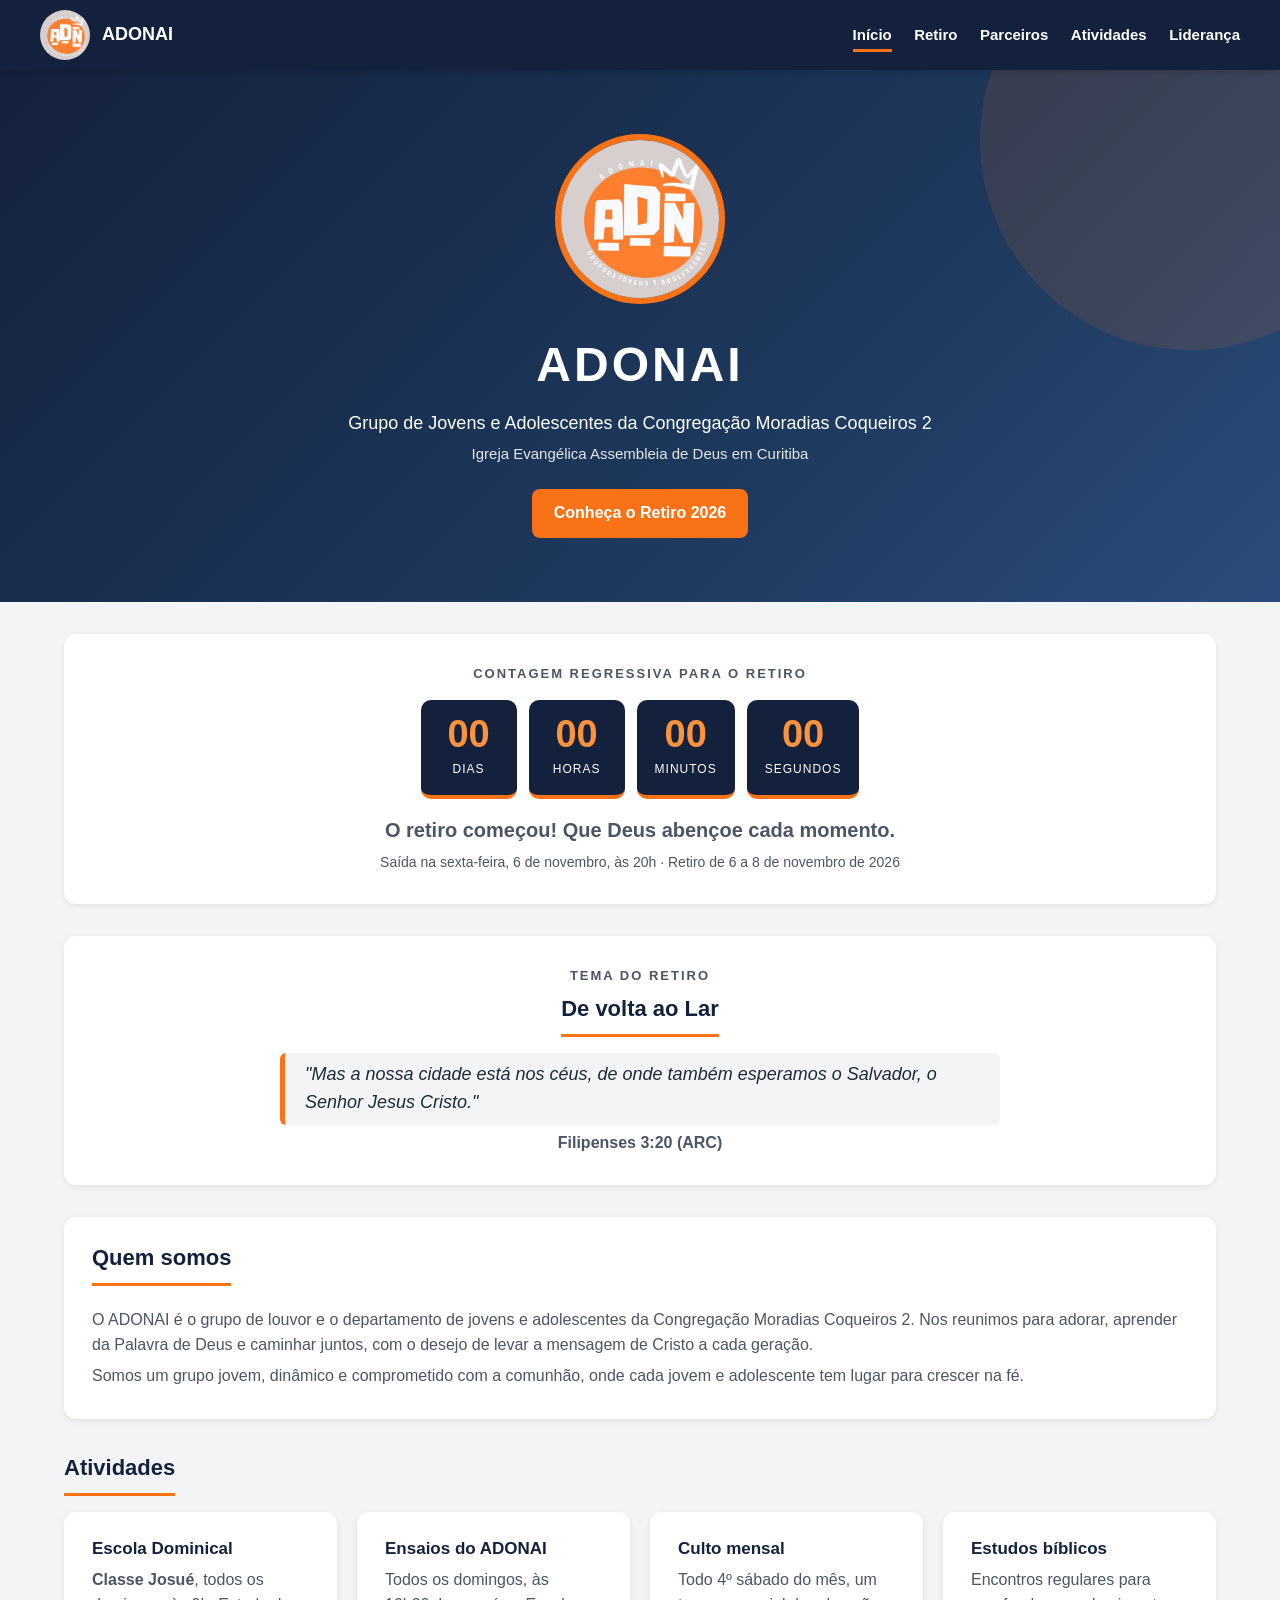
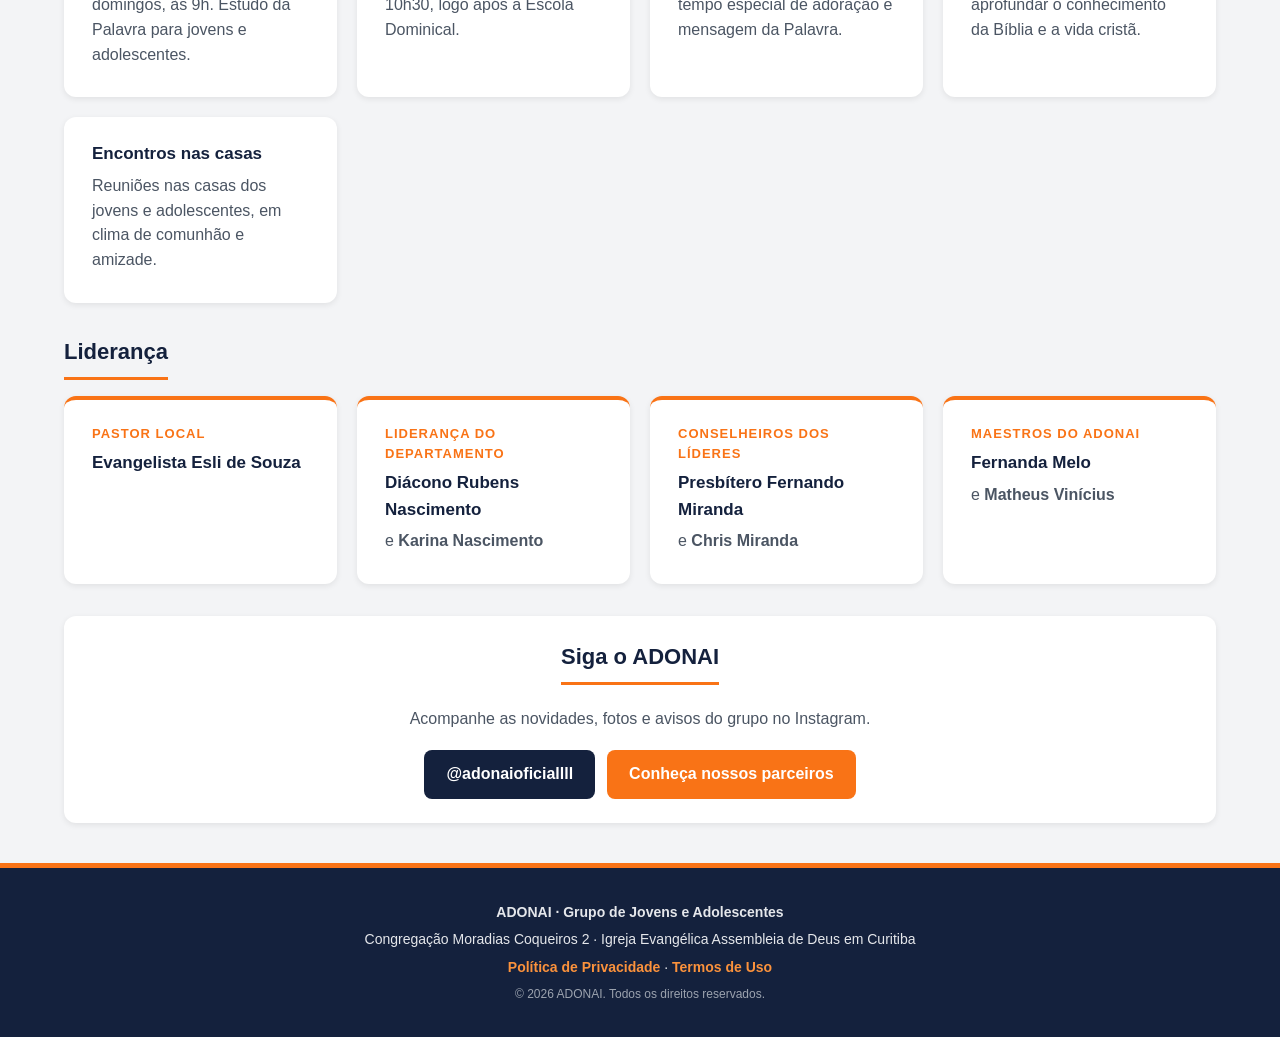
<file: index.html>
<!DOCTYPE html>
<html lang="pt-BR">
<head><script src="https://myhub.ia.br/canvas-vendor/tailwind.js"></script>
  <meta charset="UTF-8">
  <meta name="viewport" content="width=device-width, initial-scale=1.0">
  <meta name="description" content="ADONAI, grupo de jovens e adolescentes da Congregação Moradias Coqueiros 2, Igreja Evangélica Assembleia de Deus em Curitiba.">
  <title>ADONAI | Grupo de Jovens e Adolescentes</title>
  <link rel="icon" href="logo-adonai.jpeg">
  <link rel="stylesheet" href="styles.css">
</head>
<body>

<header class="topo">
  <div class="topo-inner">
    <a class="marca" href="index.html">
      <img src="logo-adonai.jpeg" alt="Logo ADONAI">
      <span>ADONAI</span>
    </a>
    <nav>
      <a href="index.html" class="ativo">Início</a>
      <a href="retiro.html">Retiro</a>
      <a href="parceiros.html">Parceiros</a>
      <a href="#atividades">Atividades</a>
      <a href="#lideranca">Liderança</a>
    </nav>
  </div>
</header>

<section class="hero">
  <img class="hero-logo" src="logo-adonai.jpeg" alt="Logo ADONAI, Grupo de Jovens e Adolescentes">
  <h1>ADONAI</h1>
  <p class="subtitulo">Grupo de Jovens e Adolescentes da Congregação Moradias Coqueiros 2</p>
  <p class="local">Igreja Evangélica Assembleia de Deus em Curitiba</p>
  <a class="botao botao-laranja" href="retiro.html">Conheça o Retiro 2026</a>
</section>

<section class="secao">
  <div class="card centro">
    <p class="rotulo">Contagem regressiva para o Retiro</p>
    <div class="contagem" id="contagem">
      <div class="unidade"><strong id="dias">00</strong><span>dias</span></div>
      <div class="unidade"><strong id="horas">00</strong><span>horas</span></div>
      <div class="unidade"><strong id="minutos">00</strong><span>minutos</span></div>
      <div class="unidade"><strong id="segundos">00</strong><span>segundos</span></div>
    </div>
    <p class="aviso" id="fim" hidden>O retiro começou! Que Deus abençoe cada momento.</p>
    <p class="nota">Saída na sexta-feira, 6 de novembro, às 20h · Retiro de 6 a 8 de novembro de 2026</p>
  </div>
</section>

<section class="secao">
  <div class="card versiculo">
    <p class="rotulo">Tema do Retiro</p>
    <h2 class="tema">De volta ao Lar</h2>
    <blockquote>"Mas a nossa cidade está nos céus, de onde também esperamos o Salvador, o Senhor Jesus Cristo."</blockquote>
    <p class="referencia">Filipenses 3:20 (ARC)</p>
  </div>
</section>

<section class="secao">
  <div class="card">
    <h2>Quem somos</h2>
    <p>O ADONAI é o grupo de louvor e o departamento de jovens e adolescentes da Congregação Moradias Coqueiros 2. Nos reunimos para adorar, aprender da Palavra de Deus e caminhar juntos, com o desejo de levar a mensagem de Cristo a cada geração.</p>
    <p>Somos um grupo jovem, dinâmico e comprometido com a comunhão, onde cada jovem e adolescente tem lugar para crescer na fé.</p>
  </div>
</section>

<section class="secao" id="atividades">
  <h2>Atividades</h2>
  <div class="grid">
    <div class="card">
      <h3>Escola Dominical</h3>
      <p><strong>Classe Josué</strong>, todos os domingos, às 9h. Estudo da Palavra para jovens e adolescentes.</p>
    </div>
    <div class="card">
      <h3>Ensaios do ADONAI</h3>
      <p>Todos os domingos, às 10h30, logo após a Escola Dominical.</p>
    </div>
    <div class="card">
      <h3>Culto mensal</h3>
      <p>Todo 4º sábado do mês, um tempo especial de adoração e mensagem da Palavra.</p>
    </div>
    <div class="card">
      <h3>Estudos bíblicos</h3>
      <p>Encontros regulares para aprofundar o conhecimento da Bíblia e a vida cristã.</p>
    </div>
    <div class="card">
      <h3>Encontros nas casas</h3>
      <p>Reuniões nas casas dos jovens e adolescentes, em clima de comunhão e amizade.</p>
    </div>
  </div>
</section>

<section class="secao" id="lideranca">
  <h2>Liderança</h2>
  <div class="grid">
    <div class="card pessoa">
      <p class="cargo">Pastor local</p>
      <h3>Evangelista Esli de Souza</h3>
    </div>
    <div class="card pessoa">
      <p class="cargo">Liderança do departamento</p>
      <h3>Diácono Rubens Nascimento</h3>
      <p>e <strong>Karina Nascimento</strong></p>
    </div>
    <div class="card pessoa">
      <p class="cargo">Conselheiros dos líderes</p>
      <h3>Presbítero Fernando Miranda</h3>
      <p>e <strong>Chris Miranda</strong></p>
    </div>
    <div class="card pessoa">
      <p class="cargo">Maestros do ADONAI</p>
      <h3>Fernanda Melo</h3>
      <p>e <strong>Matheus Vinícius</strong></p>
    </div>
  </div>
</section>

<section class="secao">
  <div class="card centro">
    <h2>Siga o ADONAI</h2>
    <p>Acompanhe as novidades, fotos e avisos do grupo no Instagram.</p>
    <div class="acoes">
      <a class="botao" href="https://www.instagram.com/adonaioficiallll/" target="_blank" rel="noopener noreferrer">@adonaioficiallll</a>
      <a class="botao botao-laranja" href="parceiros.html">Conheça nossos parceiros</a>
    </div>
  </div>
</section>

<footer class="rodape">
  <p><strong>ADONAI · Grupo de Jovens e Adolescentes</strong></p>
  <p>Congregação Moradias Coqueiros 2 · Igreja Evangélica Assembleia de Deus em Curitiba</p>
  <p><a href="politica-de-privacidade.html">Política de Privacidade</a> · <a href="termos-de-uso.html">Termos de Uso</a></p>
  <p class="direitos">© 2026 ADONAI. Todos os direitos reservados.</p>
</footer>

<script>
  // Retiro: saída na sexta-feira, 6/11/2026, às 20h (horário de Brasília)
  const alvo = new Date("2026-11-06T20:00:00-03:00").getTime();

  function atualizarContagem() {
    const diff = alvo - Date.now();
    if (diff <= 0) {
      document.getElementById("contagem").hidden = true;
      document.getElementById("fim").hidden = false;
      clearInterval(timer);
      return;
    }
    const dias = Math.floor(diff / 86400000);
    const horas = Math.floor((diff % 86400000) / 3600000);
    const minutos = Math.floor((diff % 3600000) / 60000);
    const segundos = Math.floor((diff % 60000) / 1000);
    document.getElementById("dias").textContent = dias;
    document.getElementById("horas").textContent = String(horas).padStart(2, "0");
    document.getElementById("minutos").textContent = String(minutos).padStart(2, "0");
    document.getElementById("segundos").textContent = String(segundos).padStart(2, "0");
  }

  atualizarContagem();
  const timer = setInterval(atualizarContagem, 1000);
</script>

</body>
</html>
</file>
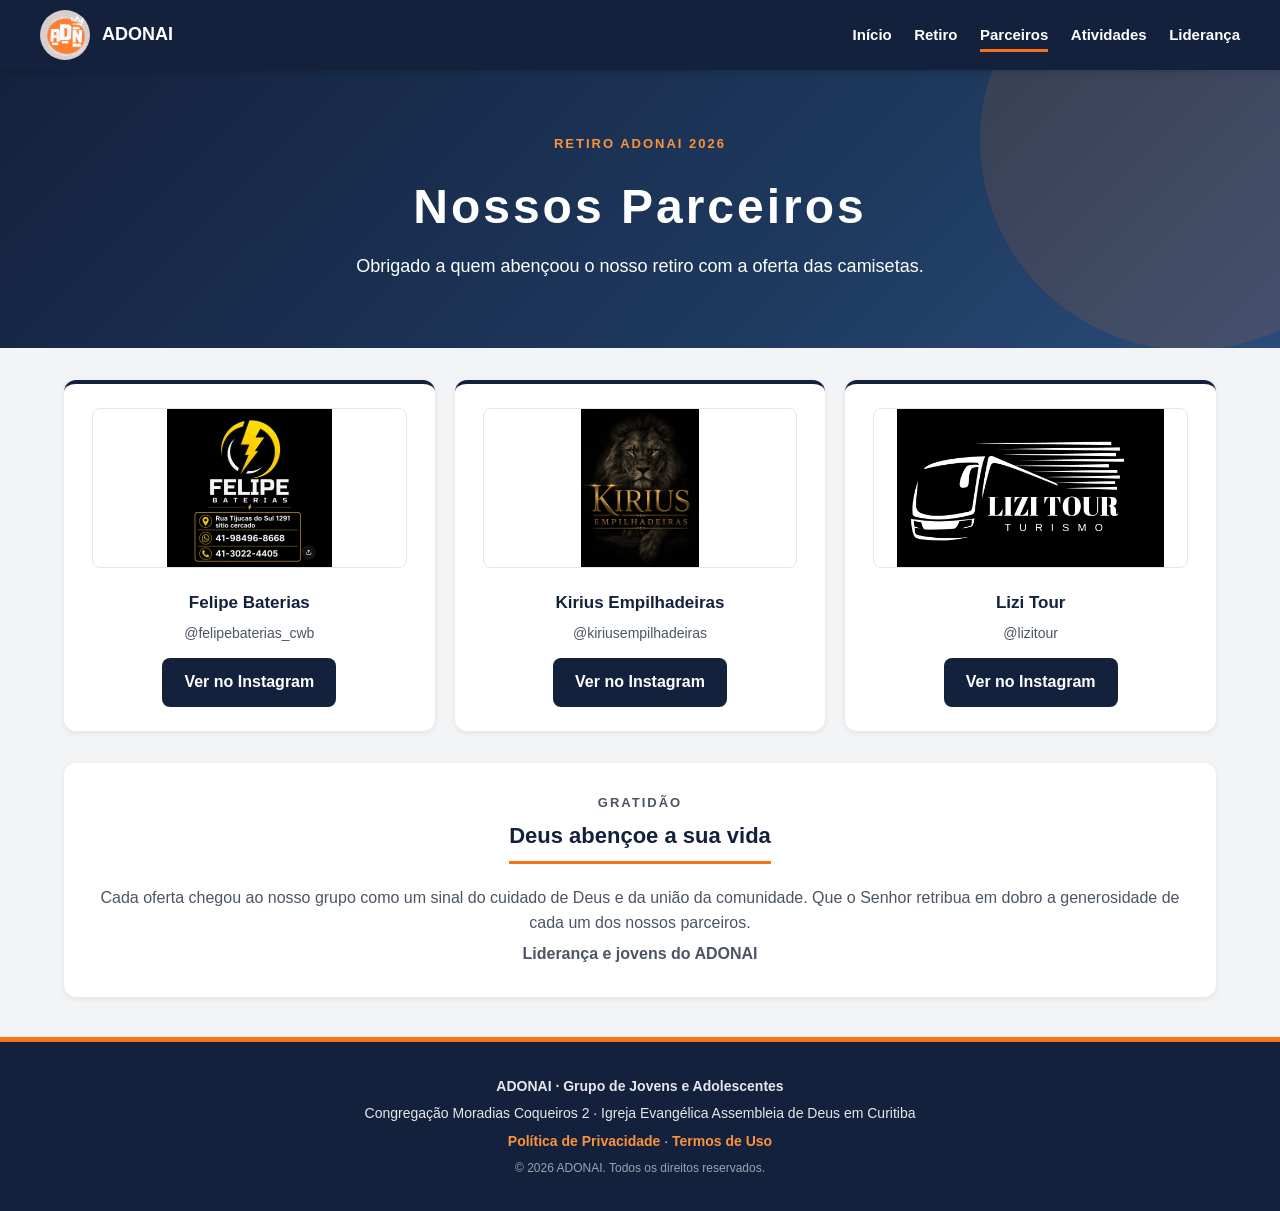
<file: parceiros.html>
<!DOCTYPE html>
<html lang="pt-BR">
<head><script src="https://myhub.ia.br/canvas-vendor/tailwind.js"></script>
  <meta charset="UTF-8">
  <meta name="viewport" content="width=device-width, initial-scale=1.0">
  <meta name="description" content="Parceiros que abençoaram o Retiro ADONAI 2026 com a oferta das camisetas.">
  <title>Parceiros | ADONAI</title>
  <link rel="icon" href="logo-adonai.jpeg">
  <link rel="stylesheet" href="styles.css">
</head>
<body>

<header class="topo">
  <div class="topo-inner">
    <a class="marca" href="index.html">
      <img src="logo-adonai.jpeg" alt="Logo ADONAI">
      <span>ADONAI</span>
    </a>
    <nav>
      <a href="index.html">Início</a>
      <a href="retiro.html">Retiro</a>
      <a href="parceiros.html" class="ativo">Parceiros</a>
      <a href="index.html#atividades">Atividades</a>
      <a href="index.html#lideranca">Liderança</a>
    </nav>
  </div>
</header>

<section class="hero">
  <p class="rotulo" style="color: var(--laranja-claro);">Retiro ADONAI 2026</p>
  <h1>Nossos Parceiros</h1>
  <p class="subtitulo">Obrigado a quem abençoou o nosso retiro com a oferta das camisetas.</p>
</section>

<section class="secao">
  <div class="grid">
    <div class="card patrocinador">
      <img src="felipebaterias-logo.jpeg" alt="Logo Felipe Baterias">
      <h3>Felipe Baterias</h3>
      <p class="arroba">@felipebaterias_cwb</p>
      <a class="botao" href="https://www.instagram.com/felipebaterias_cwb/" target="_blank" rel="noopener noreferrer">Ver no Instagram</a>
    </div>

    <div class="card patrocinador">
      <img src="kirius-logo.jpeg" alt="Logo Kirius Empilhadeiras">
      <h3>Kirius Empilhadeiras</h3>
      <p class="arroba">@kiriusempilhadeiras</p>
      <a class="botao" href="https://www.instagram.com/kiriusempilhadeiras/" target="_blank" rel="noopener noreferrer">Ver no Instagram</a>
    </div>

    <div class="card patrocinador">
      <img src="lizi-logo.jpeg" alt="Logo Lizi Tour">
      <h3>Lizi Tour</h3>
      <p class="arroba">@lizitour</p>
      <a class="botao" href="https://www.instagram.com/lizitour/" target="_blank" rel="noopener noreferrer">Ver no Instagram</a>
    </div>
  </div>
</section>

<section class="secao">
  <div class="card centro">
    <p class="rotulo">Gratidão</p>
    <h2>Deus abençoe a sua vida</h2>
    <p>Cada oferta chegou ao nosso grupo como um sinal do cuidado de Deus e da união da comunidade. Que o Senhor retribua em dobro a generosidade de cada um dos nossos parceiros.</p>
    <p><strong>Liderança e jovens do ADONAI</strong></p>
  </div>
</section>

<footer class="rodape">
  <p><strong>ADONAI · Grupo de Jovens e Adolescentes</strong></p>
  <p>Congregação Moradias Coqueiros 2 · Igreja Evangélica Assembleia de Deus em Curitiba</p>
  <p><a href="politica-de-privacidade.html">Política de Privacidade</a> · <a href="termos-de-uso.html">Termos de Uso</a></p>
  <p class="direitos">© 2026 ADONAI. Todos os direitos reservados.</p>
</footer>

</body>
</html>
</file>
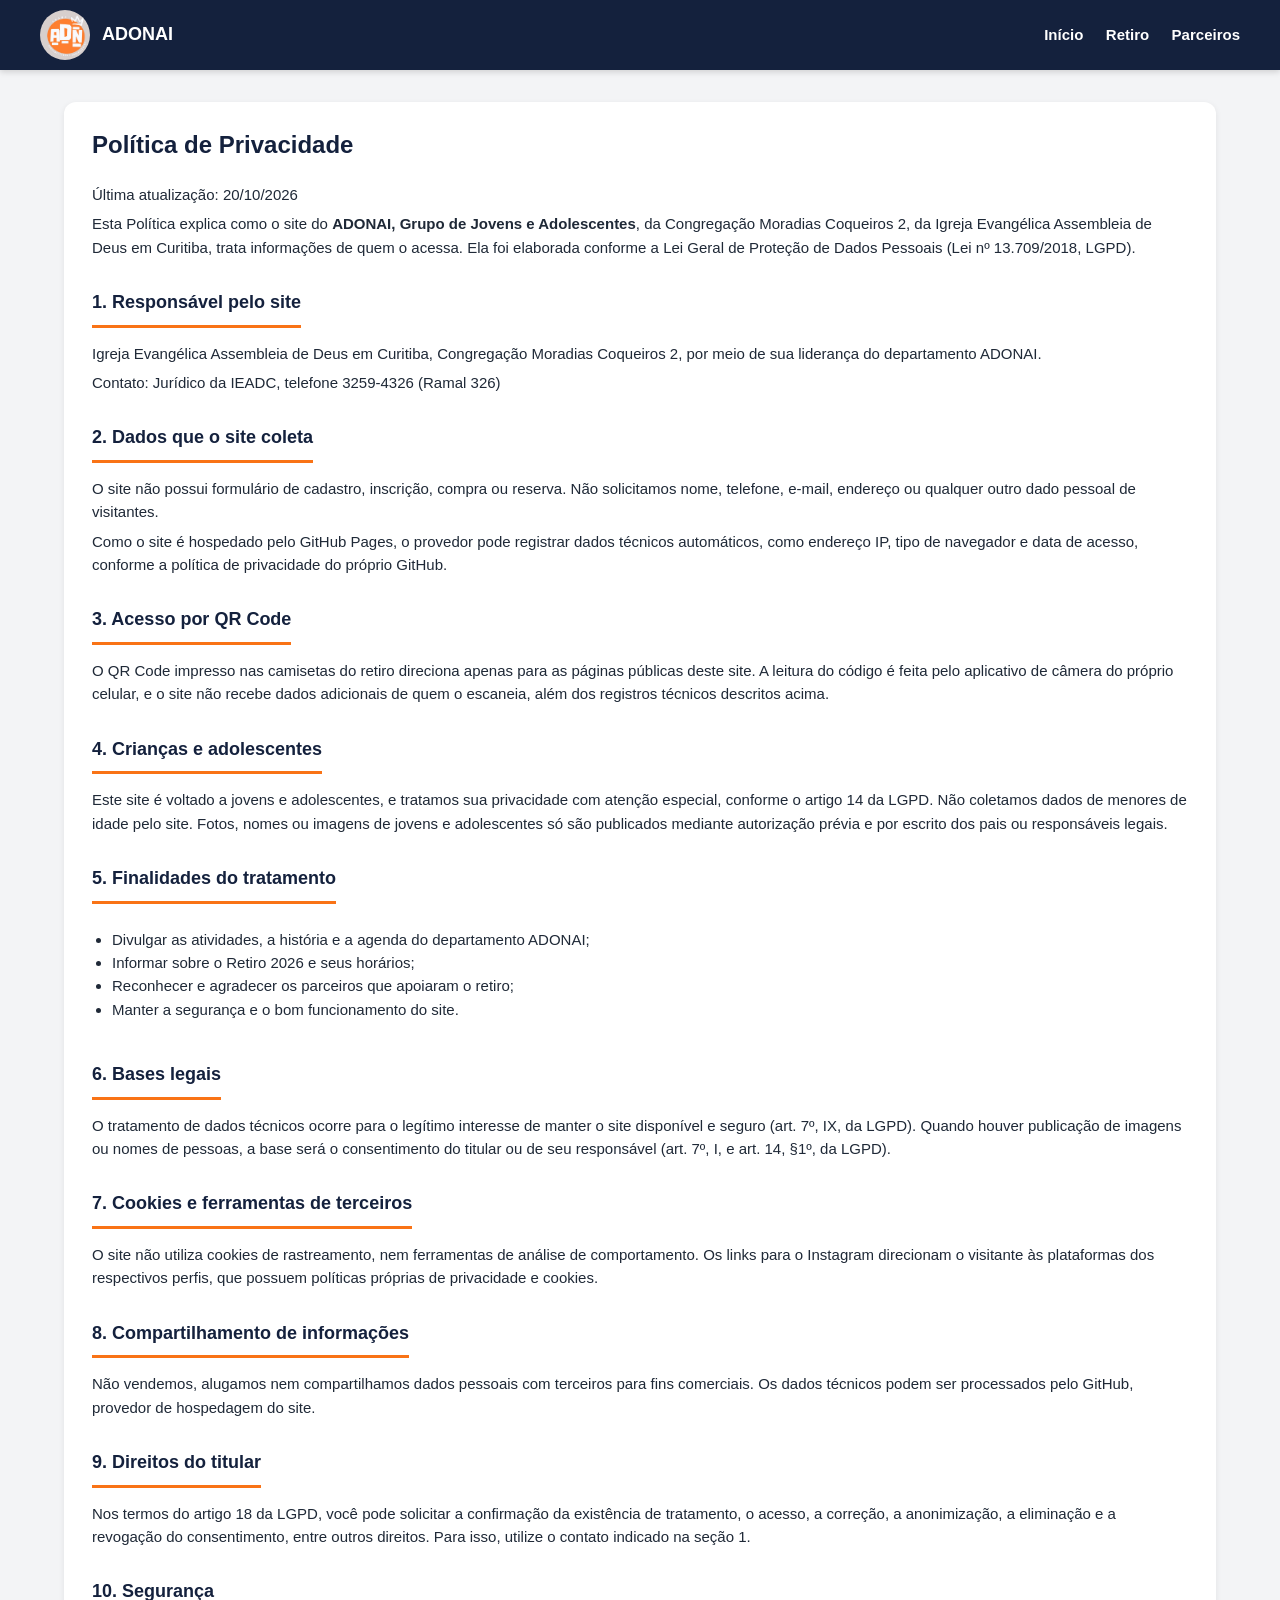
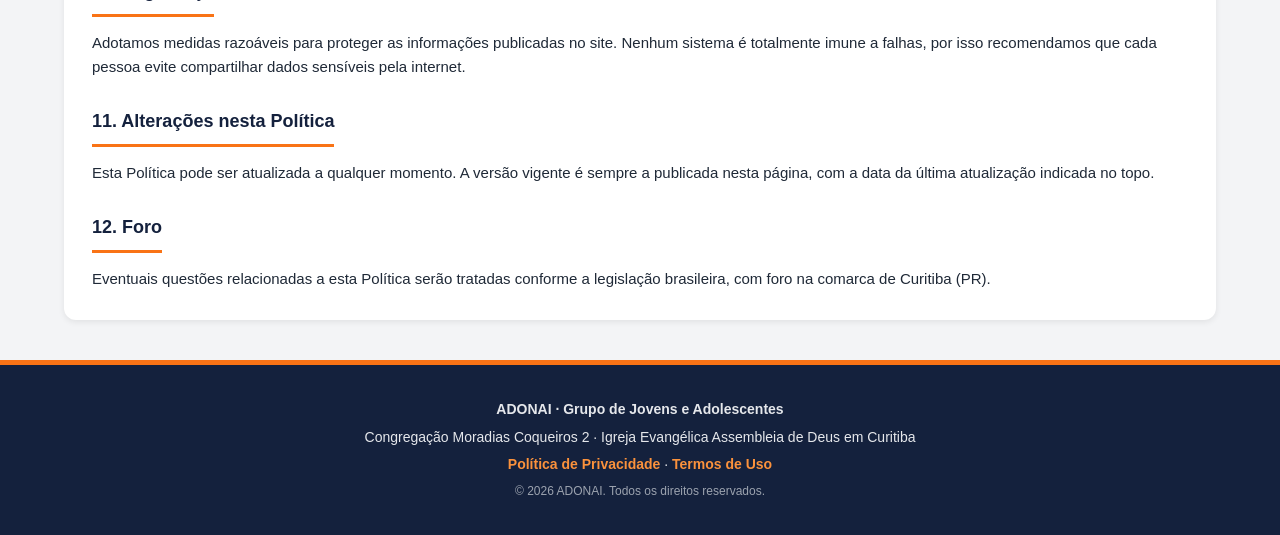
<file: politica-de-privacidade.html>
<!DOCTYPE html>
<html lang="pt-BR">
<head><script src="https://myhub.ia.br/canvas-vendor/tailwind.js"></script>
  <meta charset="UTF-8">
  <meta name="viewport" content="width=device-width, initial-scale=1.0">
  <title>Política de Privacidade | ADONAI</title>
  <link rel="icon" href="logo-adonai.jpeg">
  <link rel="stylesheet" href="styles.css">
</head>
<body>

<header class="topo">
  <div class="topo-inner">
    <a class="marca" href="index.html">
      <img src="logo-adonai.jpeg" alt="Logo ADONAI">
      <span>ADONAI</span>
    </a>
    <nav>
      <a href="index.html">Início</a>
      <a href="retiro.html">Retiro</a>
      <a href="parceiros.html">Parceiros</a>
    </nav>
  </div>
</header>

<section class="secao">
  <div class="card legal">
    <h1 style="color: var(--azul); margin-top: 0;">Política de Privacidade</h1>
    <p class="atualizacao">Última atualização: 20/10/2026</p>

    <p>Esta Política explica como o site do <strong>ADONAI, Grupo de Jovens e Adolescentes</strong>, da Congregação Moradias Coqueiros 2, da Igreja Evangélica Assembleia de Deus em Curitiba, trata informações de quem o acessa. Ela foi elaborada conforme a Lei Geral de Proteção de Dados Pessoais (Lei nº 13.709/2018, LGPD).</p>

    <h2>1. Responsável pelo site</h2>
    <p>Igreja Evangélica Assembleia de Deus em Curitiba, Congregação Moradias Coqueiros 2, por meio de sua liderança do departamento ADONAI.</p>
    <p>Contato: Jurídico da IEADC, telefone 3259-4326 (Ramal 326)</p>

    <h2>2. Dados que o site coleta</h2>
    <p>O site não possui formulário de cadastro, inscrição, compra ou reserva. Não solicitamos nome, telefone, e-mail, endereço ou qualquer outro dado pessoal de visitantes.</p>
    <p>Como o site é hospedado pelo GitHub Pages, o provedor pode registrar dados técnicos automáticos, como endereço IP, tipo de navegador e data de acesso, conforme a política de privacidade do próprio GitHub.</p>

    <h2>3. Acesso por QR Code</h2>
    <p>O QR Code impresso nas camisetas do retiro direciona apenas para as páginas públicas deste site. A leitura do código é feita pelo aplicativo de câmera do próprio celular, e o site não recebe dados adicionais de quem o escaneia, além dos registros técnicos descritos acima.</p>

    <h2>4. Crianças e adolescentes</h2>
    <p>Este site é voltado a jovens e adolescentes, e tratamos sua privacidade com atenção especial, conforme o artigo 14 da LGPD. Não coletamos dados de menores de idade pelo site. Fotos, nomes ou imagens de jovens e adolescentes só são publicados mediante autorização prévia e por escrito dos pais ou responsáveis legais.</p>

    <h2>5. Finalidades do tratamento</h2>
    <ul>
      <li>Divulgar as atividades, a história e a agenda do departamento ADONAI;</li>
      <li>Informar sobre o Retiro 2026 e seus horários;</li>
      <li>Reconhecer e agradecer os parceiros que apoiaram o retiro;</li>
      <li>Manter a segurança e o bom funcionamento do site.</li>
    </ul>

    <h2>6. Bases legais</h2>
    <p>O tratamento de dados técnicos ocorre para o legítimo interesse de manter o site disponível e seguro (art. 7º, IX, da LGPD). Quando houver publicação de imagens ou nomes de pessoas, a base será o consentimento do titular ou de seu responsável (art. 7º, I, e art. 14, §1º, da LGPD).</p>

    <h2>7. Cookies e ferramentas de terceiros</h2>
    <p>O site não utiliza cookies de rastreamento, nem ferramentas de análise de comportamento. Os links para o Instagram direcionam o visitante às plataformas dos respectivos perfis, que possuem políticas próprias de privacidade e cookies.</p>

    <h2>8. Compartilhamento de informações</h2>
    <p>Não vendemos, alugamos nem compartilhamos dados pessoais com terceiros para fins comerciais. Os dados técnicos podem ser processados pelo GitHub, provedor de hospedagem do site.</p>

    <h2>9. Direitos do titular</h2>
    <p>Nos termos do artigo 18 da LGPD, você pode solicitar a confirmação da existência de tratamento, o acesso, a correção, a anonimização, a eliminação e a revogação do consentimento, entre outros direitos. Para isso, utilize o contato indicado na seção 1.</p>

    <h2>10. Segurança</h2>
    <p>Adotamos medidas razoáveis para proteger as informações publicadas no site. Nenhum sistema é totalmente imune a falhas, por isso recomendamos que cada pessoa evite compartilhar dados sensíveis pela internet.</p>

    <h2>11. Alterações nesta Política</h2>
    <p>Esta Política pode ser atualizada a qualquer momento. A versão vigente é sempre a publicada nesta página, com a data da última atualização indicada no topo.</p>

    <h2>12. Foro</h2>
    <p>Eventuais questões relacionadas a esta Política serão tratadas conforme a legislação brasileira, com foro na comarca de Curitiba (PR).</p>
  </div>
</section>

<footer class="rodape">
  <p><strong>ADONAI · Grupo de Jovens e Adolescentes</strong></p>
  <p>Congregação Moradias Coqueiros 2 · Igreja Evangélica Assembleia de Deus em Curitiba</p>
  <p><a href="politica-de-privacidade.html">Política de Privacidade</a> · <a href="termos-de-uso.html">Termos de Uso</a></p>
  <p class="direitos">© 2026 ADONAI. Todos os direitos reservados.</p>
</footer>

</body>
</html>
</file>
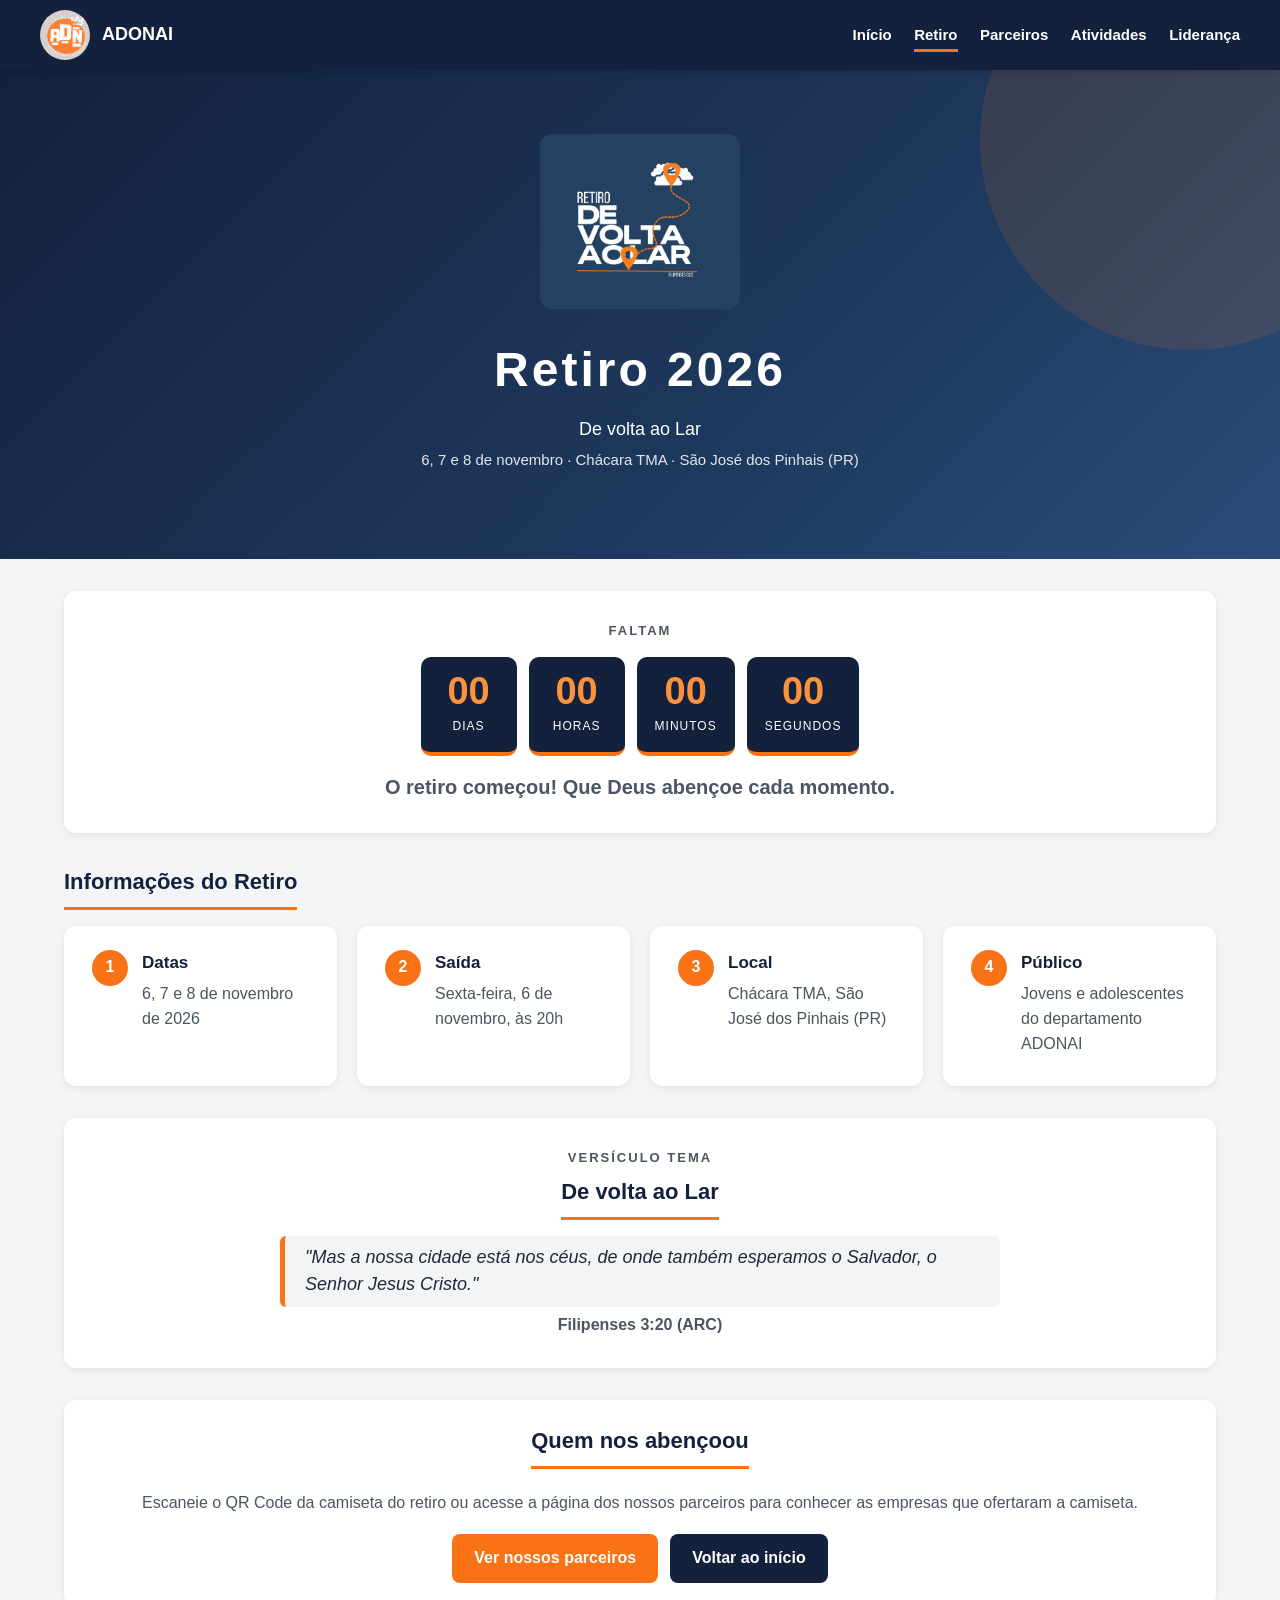
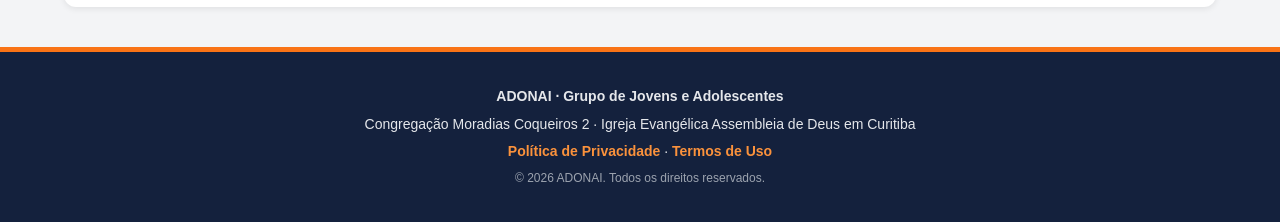
<file: retiro.html>
<!DOCTYPE html>
<html lang="pt-BR">
<head><script src="https://myhub.ia.br/canvas-vendor/tailwind.js"></script>
  <meta charset="UTF-8">
  <meta name="viewport" content="width=device-width, initial-scale=1.0">
  <meta name="description" content="Retiro ADONAI 2026: De volta ao Lar. 6, 7 e 8 de novembro na Chácara TMA, São José dos Pinhais.">
  <title>Retiro ADONAI 2026 | De volta ao Lar</title>
  <link rel="icon" href="logo-adonai.jpeg">
  <link rel="stylesheet" href="styles.css">
</head>
<body>

<header class="topo">
  <div class="topo-inner">
    <a class="marca" href="index.html">
      <img src="logo-adonai.jpeg" alt="Logo ADONAI">
      <span>ADONAI</span>
    </a>
    <nav>
      <a href="index.html">Início</a>
      <a href="retiro.html" class="ativo">Retiro</a>
      <a href="parceiros.html">Parceiros</a>
      <a href="index.html#atividades">Atividades</a>
      <a href="index.html#lideranca">Liderança</a>
    </nav>
  </div>
</header>

<section class="hero">
  <img class="hero-retiro" src="retiro-logo.jpeg" alt="Logo do Retiro ADONAI 2026">
  <h1>Retiro 2026</h1>
  <p class="subtitulo">De volta ao Lar</p>
  <p class="local">6, 7 e 8 de novembro · Chácara TMA · São José dos Pinhais (PR)</p>
</section>

<section class="secao">
  <div class="card centro">
    <p class="rotulo">Faltam</p>
    <div class="contagem" id="contagem">
      <div class="unidade"><strong id="dias">00</strong><span>dias</span></div>
      <div class="unidade"><strong id="horas">00</strong><span>horas</span></div>
      <div class="unidade"><strong id="minutos">00</strong><span>minutos</span></div>
      <div class="unidade"><strong id="segundos">00</strong><span>segundos</span></div>
    </div>
    <p class="aviso" id="fim" hidden>O retiro começou! Que Deus abençoe cada momento.</p>
  </div>
</section>

<section class="secao">
  <h2>Informações do Retiro</h2>
  <div class="grid">
    <div class="card">
      <div class="detalhe">
        <div class="numero">1</div>
        <div>
          <h3>Datas</h3>
          <p>6, 7 e 8 de novembro de 2026</p>
        </div>
      </div>
    </div>
    <div class="card">
      <div class="detalhe">
        <div class="numero">2</div>
        <div>
          <h3>Saída</h3>
          <p>Sexta-feira, 6 de novembro, às 20h</p>
        </div>
      </div>
    </div>
    <div class="card">
      <div class="detalhe">
        <div class="numero">3</div>
        <div>
          <h3>Local</h3>
          <p>Chácara TMA, São José dos Pinhais (PR)</p>
        </div>
      </div>
    </div>
    <div class="card">
      <div class="detalhe">
        <div class="numero">4</div>
        <div>
          <h3>Público</h3>
          <p>Jovens e adolescentes do departamento ADONAI</p>
        </div>
      </div>
    </div>
  </div>
</section>

<section class="secao">
  <div class="card versiculo">
    <p class="rotulo">Versículo tema</p>
    <h2 class="tema">De volta ao Lar</h2>
    <blockquote>"Mas a nossa cidade está nos céus, de onde também esperamos o Salvador, o Senhor Jesus Cristo."</blockquote>
    <p class="referencia">Filipenses 3:20 (ARC)</p>
  </div>
</section>

<section class="secao">
  <div class="card centro">
    <h2>Quem nos abençoou</h2>
    <p>Escaneie o QR Code da camiseta do retiro ou acesse a página dos nossos parceiros para conhecer as empresas que ofertaram a camiseta.</p>
    <div class="acoes">
      <a class="botao botao-laranja" href="parceiros.html">Ver nossos parceiros</a>
      <a class="botao" href="index.html">Voltar ao início</a>
    </div>
  </div>
</section>

<footer class="rodape">
  <p><strong>ADONAI · Grupo de Jovens e Adolescentes</strong></p>
  <p>Congregação Moradias Coqueiros 2 · Igreja Evangélica Assembleia de Deus em Curitiba</p>
  <p><a href="politica-de-privacidade.html">Política de Privacidade</a> · <a href="termos-de-uso.html">Termos de Uso</a></p>
  <p class="direitos">© 2026 ADONAI. Todos os direitos reservados.</p>
</footer>

<script>
  // Retiro: saída na sexta-feira, 6/11/2026, às 20h (horário de Brasília)
  const alvo = new Date("2026-11-06T20:00:00-03:00").getTime();

  function atualizarContagem() {
    const diff = alvo - Date.now();
    if (diff <= 0) {
      document.getElementById("contagem").hidden = true;
      document.getElementById("fim").hidden = false;
      clearInterval(timer);
      return;
    }
    const dias = Math.floor(diff / 86400000);
    const horas = Math.floor((diff % 86400000) / 3600000);
    const minutos = Math.floor((diff % 3600000) / 60000);
    const segundos = Math.floor((diff % 60000) / 1000);
    document.getElementById("dias").textContent = dias;
    document.getElementById("horas").textContent = String(horas).padStart(2, "0");
    document.getElementById("minutos").textContent = String(minutos).padStart(2, "0");
    document.getElementById("segundos").textContent = String(segundos).padStart(2, "0");
  }

  atualizarContagem();
  const timer = setInterval(atualizarContagem, 1000);
</script>

</body>
</html>
</file>
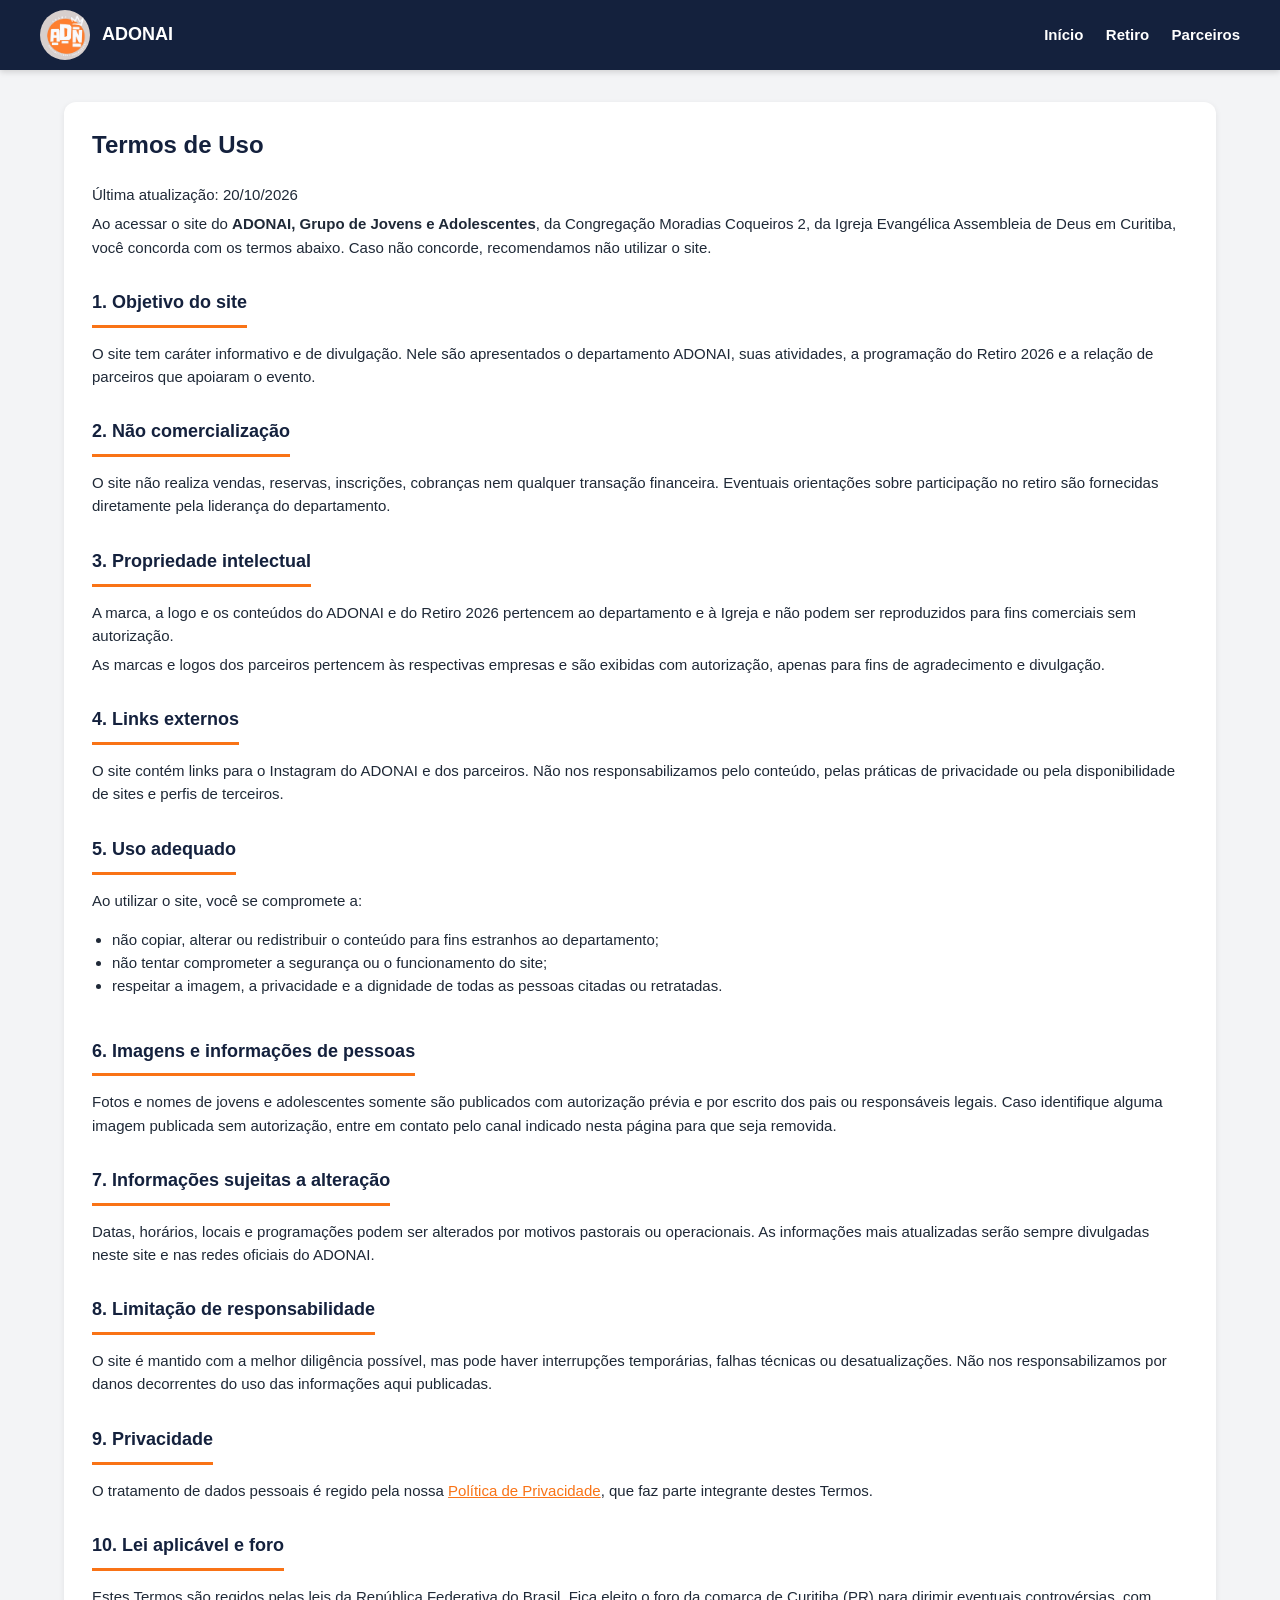
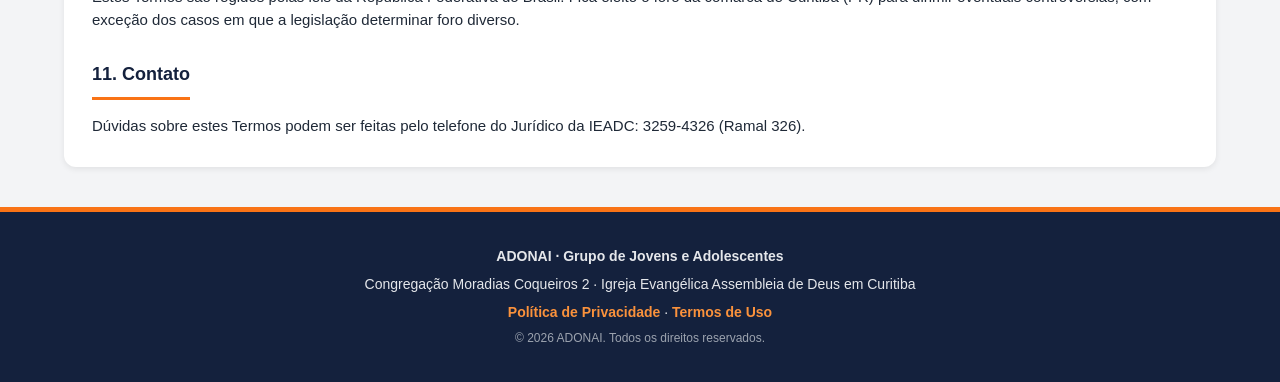
<file: termos-de-uso.html>
<!DOCTYPE html>
<html lang="pt-BR">
<head><script src="https://myhub.ia.br/canvas-vendor/tailwind.js"></script>
  <meta charset="UTF-8">
  <meta name="viewport" content="width=device-width, initial-scale=1.0">
  <title>Termos de Uso | ADONAI</title>
  <link rel="icon" href="logo-adonai.jpeg">
  <link rel="stylesheet" href="styles.css">
</head>
<body>

<header class="topo">
  <div class="topo-inner">
    <a class="marca" href="index.html">
      <img src="logo-adonai.jpeg" alt="Logo ADONAI">
      <span>ADONAI</span>
    </a>
    <nav>
      <a href="index.html">Início</a>
      <a href="retiro.html">Retiro</a>
      <a href="parceiros.html">Parceiros</a>
    </nav>
  </div>
</header>

<section class="secao">
  <div class="card legal">
    <h1 style="color: var(--azul); margin-top: 0;">Termos de Uso</h1>
    <p class="atualizacao">Última atualização: 20/10/2026</p>

    <p>Ao acessar o site do <strong>ADONAI, Grupo de Jovens e Adolescentes</strong>, da Congregação Moradias Coqueiros 2, da Igreja Evangélica Assembleia de Deus em Curitiba, você concorda com os termos abaixo. Caso não concorde, recomendamos não utilizar o site.</p>

    <h2>1. Objetivo do site</h2>
    <p>O site tem caráter informativo e de divulgação. Nele são apresentados o departamento ADONAI, suas atividades, a programação do Retiro 2026 e a relação de parceiros que apoiaram o evento.</p>

    <h2>2. Não comercialização</h2>
    <p>O site não realiza vendas, reservas, inscrições, cobranças nem qualquer transação financeira. Eventuais orientações sobre participação no retiro são fornecidas diretamente pela liderança do departamento.</p>

    <h2>3. Propriedade intelectual</h2>
    <p>A marca, a logo e os conteúdos do ADONAI e do Retiro 2026 pertencem ao departamento e à Igreja e não podem ser reproduzidos para fins comerciais sem autorização.</p>
    <p>As marcas e logos dos parceiros pertencem às respectivas empresas e são exibidas com autorização, apenas para fins de agradecimento e divulgação.</p>

    <h2>4. Links externos</h2>
    <p>O site contém links para o Instagram do ADONAI e dos parceiros. Não nos responsabilizamos pelo conteúdo, pelas práticas de privacidade ou pela disponibilidade de sites e perfis de terceiros.</p>

    <h2>5. Uso adequado</h2>
    <p>Ao utilizar o site, você se compromete a:</p>
    <ul>
      <li>não copiar, alterar ou redistribuir o conteúdo para fins estranhos ao departamento;</li>
      <li>não tentar comprometer a segurança ou o funcionamento do site;</li>
      <li>respeitar a imagem, a privacidade e a dignidade de todas as pessoas citadas ou retratadas.</li>
    </ul>

    <h2>6. Imagens e informações de pessoas</h2>
    <p>Fotos e nomes de jovens e adolescentes somente são publicados com autorização prévia e por escrito dos pais ou responsáveis legais. Caso identifique alguma imagem publicada sem autorização, entre em contato pelo canal indicado nesta página para que seja removida.</p>

    <h2>7. Informações sujeitas a alteração</h2>
    <p>Datas, horários, locais e programações podem ser alterados por motivos pastorais ou operacionais. As informações mais atualizadas serão sempre divulgadas neste site e nas redes oficiais do ADONAI.</p>

    <h2>8. Limitação de responsabilidade</h2>
    <p>O site é mantido com a melhor diligência possível, mas pode haver interrupções temporárias, falhas técnicas ou desatualizações. Não nos responsabilizamos por danos decorrentes do uso das informações aqui publicadas.</p>

    <h2>9. Privacidade</h2>
    <p>O tratamento de dados pessoais é regido pela nossa <a href="politica-de-privacidade.html">Política de Privacidade</a>, que faz parte integrante destes Termos.</p>

    <h2>10. Lei aplicável e foro</h2>
    <p>Estes Termos são regidos pelas leis da República Federativa do Brasil. Fica eleito o foro da comarca de Curitiba (PR) para dirimir eventuais controvérsias, com exceção dos casos em que a legislação determinar foro diverso.</p>

    <h2>11. Contato</h2>
    <p>Dúvidas sobre estes Termos podem ser feitas pelo telefone do Jurídico da IEADC: 3259-4326 (Ramal 326).</p>
  </div>
</section>

<footer class="rodape">
  <p><strong>ADONAI · Grupo de Jovens e Adolescentes</strong></p>
  <p>Congregação Moradias Coqueiros 2 · Igreja Evangélica Assembleia de Deus em Curitiba</p>
  <p><a href="politica-de-privacidade.html">Política de Privacidade</a> · <a href="termos-de-uso.html">Termos de Uso</a></p>
  <p class="direitos">© 2026 ADONAI. Todos os direitos reservados.</p>
</footer>

</body>
</html>
</file>
<file: styles.css>
:root {
  --azul: #14213D;
  --azul-2: #1E3A5F;
  --laranja: #F97316;
  --laranja-claro: #FB923C;
  --cinza: #E5E7EB;
  --cinza-claro: #F3F4F6;
  --texto: #1F2937;
  --texto-suave: #4B5563;
  --branco: #FFFFFF;
}

* { box-sizing: border-box; }

body {
  margin: 0;
  font-family: Arial, Helvetica, sans-serif;
  background: var(--cinza-claro);
  color: var(--texto);
  line-height: 1.55;
}

a { color: var(--laranja); }

/* Cabeçalho */
.topo {
  background: var(--azul);
  color: var(--branco);
  padding: 0 24px;
  position: sticky;
  top: 0;
  z-index: 10;
  box-shadow: 0 2px 6px rgba(0, 0, 0, 0.15);
}

.topo-inner {
  max-width: 1200px;
  margin: auto;
  display: flex;
  align-items: center;
  justify-content: space-between;
  gap: 12px;
  flex-wrap: wrap;
  padding: 10px 0;
}

.marca {
  display: flex;
  align-items: center;
  gap: 12px;
  color: var(--branco);
  text-decoration: none;
  font-weight: bold;
  font-size: 18px;
}

.marca img {
  height: 50px;
  width: 50px;
  object-fit: cover;
  border-radius: 50%;
  background: var(--branco);
}

nav a {
  color: var(--branco);
  text-decoration: none;
  margin-left: 18px;
  font-size: 15px;
  font-weight: bold;
  padding: 6px 0;
  border-bottom: 3px solid transparent;
}

nav a:hover,
nav a.ativo {
  border-bottom-color: var(--laranja);
}

/* Destaque inicial */
.hero {
  background: linear-gradient(135deg, var(--azul) 0%, var(--azul-2) 65%, #2B4C7A 100%);
  color: var(--branco);
  text-align: center;
  padding: 64px 24px;
  position: relative;
  overflow: hidden;
}

.hero::after {
  content: "";
  position: absolute;
  width: 420px;
  height: 420px;
  border-radius: 50%;
  background: var(--laranja);
  opacity: 0.12;
  right: -120px;
  top: -140px;
}

.hero h1 {
  font-size: 48px;
  margin: 16px 0 8px;
  letter-spacing: 3px;
}

.hero-logo {
  width: 170px;
  height: 170px;
  object-fit: cover;
  border-radius: 50%;
  border: 6px solid var(--laranja);
  background: var(--branco);
  position: relative;
  z-index: 1;
}

.hero-retiro {
  width: 200px;
  height: auto;
  border-radius: 12px;
  background: var(--branco);
  position: relative;
  z-index: 1;
}

.subtitulo {
  font-size: 18px;
  margin: 4px 0;
  position: relative;
  z-index: 1;
}

.local {
  font-size: 15px;
  color: var(--cinza);
  margin: 4px 0 24px;
  position: relative;
  z-index: 1;
}

.hero .tag-laranja,
.hero .botao {
  position: relative;
  z-index: 1;
}

/* Seções */
.secao {
  max-width: 1200px;
  margin: 32px auto;
  padding: 0 24px;
}

.card {
  background: var(--branco);
  border-radius: 12px;
  padding: 24px 28px;
  box-shadow: 0 2px 6px rgba(0, 0, 0, 0.08);
}

.card h2,
.secao > h2 {
  font-size: 22px;
  color: var(--azul);
  margin: 0 0 16px;
  padding-bottom: 8px;
  border-bottom: 3px solid var(--laranja);
  display: inline-block;
}

.card h3 {
  font-size: 17px;
  color: var(--azul);
  margin: 0 0 6px;
}

.card p { margin: 6px 0; color: var(--texto-suave); }

.centro { text-align: center; }

.rotulo {
  text-transform: uppercase;
  letter-spacing: 2px;
  font-size: 13px;
  font-weight: bold;
  color: var(--laranja);
  margin: 0 0 8px;
}

.grid {
  display: grid;
  grid-template-columns: repeat(auto-fit, minmax(240px, 1fr));
  gap: 20px;
}

/* Contagem regressiva */
.contagem {
  display: flex;
  justify-content: center;
  gap: 12px;
  flex-wrap: wrap;
  margin: 16px 0;
}

.unidade {
  background: var(--azul);
  color: var(--branco);
  border-radius: 10px;
  padding: 14px 18px;
  min-width: 96px;
  text-align: center;
  border-bottom: 4px solid var(--laranja);
}

.unidade strong {
  display: block;
  font-size: 38px;
  color: var(--laranja-claro);
  line-height: 1.1;
}

.unidade span {
  font-size: 12px;
  text-transform: uppercase;
  letter-spacing: 1px;
}

.aviso {
  font-size: 20px;
  font-weight: bold;
  color: var(--laranja);
}

.nota {
  font-size: 14px;
  color: var(--texto-suave);
}

/* Versículo */
.versiculo {
  text-align: center;
}

.tema {
  font-size: 32px;
  color: var(--azul);
  margin: 4px 0 16px;
}

blockquote {
  margin: 0 auto;
  max-width: 720px;
  font-size: 18px;
  font-style: italic;
  color: var(--texto);
  border-left: 5px solid var(--laranja);
  padding: 8px 20px;
  text-align: left;
  background: var(--cinza-claro);
  border-radius: 6px;
}

.referencia {
  font-weight: bold;
  color: var(--azul);
  margin-top: 12px;
}

/* Liderança e atividades */
.pessoa {
  border-top: 4px solid var(--laranja);
}

.pessoa .cargo {
  font-size: 13px;
  text-transform: uppercase;
  letter-spacing: 1px;
  color: var(--laranja);
  font-weight: bold;
  margin: 0 0 6px;
}

/* Patrocinadores */
.patrocinador {
  text-align: center;
  border-top: 4px solid var(--azul);
}

.patrocinador img {
  width: 100%;
  height: 160px;
  object-fit: contain;
  background: var(--branco);
  border-radius: 8px;
  margin-bottom: 14px;
  border: 1px solid var(--cinza);
}

.patrocinador .arroba {
  font-size: 14px;
  color: var(--texto-suave);
  margin: 4px 0 14px;
}

/* Botões */
.botao {
  display: inline-block;
  background: var(--azul);
  color: var(--branco);
  padding: 12px 22px;
  border-radius: 8px;
  text-decoration: none;
  font-weight: bold;
  transition: background 0.2s;
}

.botao:hover { background: var(--laranja); }

.botao-laranja {
  background: var(--laranja);
}

.botao-laranja:hover { background: var(--laranja-claro); }

.acoes {
  margin-top: 18px;
  display: flex;
  gap: 12px;
  flex-wrap: wrap;
  justify-content: center;
}

.detalhe {
  display: flex;
  gap: 14px;
  align-items: flex-start;
}

.detalhe .numero {
  background: var(--laranja);
  color: var(--branco);
  width: 36px;
  height: 36px;
  border-radius: 50%;
  display: flex;
  align-items: center;
  justify-content: center;
  font-weight: bold;
  flex-shrink: 0;
}

/* Textos legais */
.legal h2 {
  font-size: 18px;
  color: var(--azul);
  margin: 24px 0 8px;
}

.legal p,
.legal li {
  color: var(--texto);
  font-size: 15px;
}

.legal ul { padding-left: 20px; }

.legal mark {
  background: #FFEDD5;
  color: #9A3412;
  padding: 0 4px;
  border-radius: 3px;
  font-weight: bold;
}

.atualizacao {
  font-size: 13px;
  color: var(--texto-suave);
  margin-bottom: 16px;
}

/* Rodapé */
.rodape {
  background: var(--azul);
  color: var(--cinza);
  text-align: center;
  padding: 28px 24px;
  margin-top: 40px;
  font-size: 14px;
  border-top: 5px solid var(--laranja);
}

.rodape p { margin: 6px 0; }

.rodape a {
  color: var(--laranja-claro);
  text-decoration: none;
  font-weight: bold;
}

.rodape .direitos {
  font-size: 12px;
  color: #9CA3AF;
}

/* Responsivo */
@media (max-width: 640px) {
  .hero h1 { font-size: 34px; }
  .tema { font-size: 26px; }
  .topo-inner { justify-content: center; }
  nav a { margin: 0 8px; font-size: 14px; }
  .card { padding: 20px; }
  .unidade { min-width: 74px; padding: 12px 10px; }
  .unidade strong { font-size: 28px; }
}
</file>
